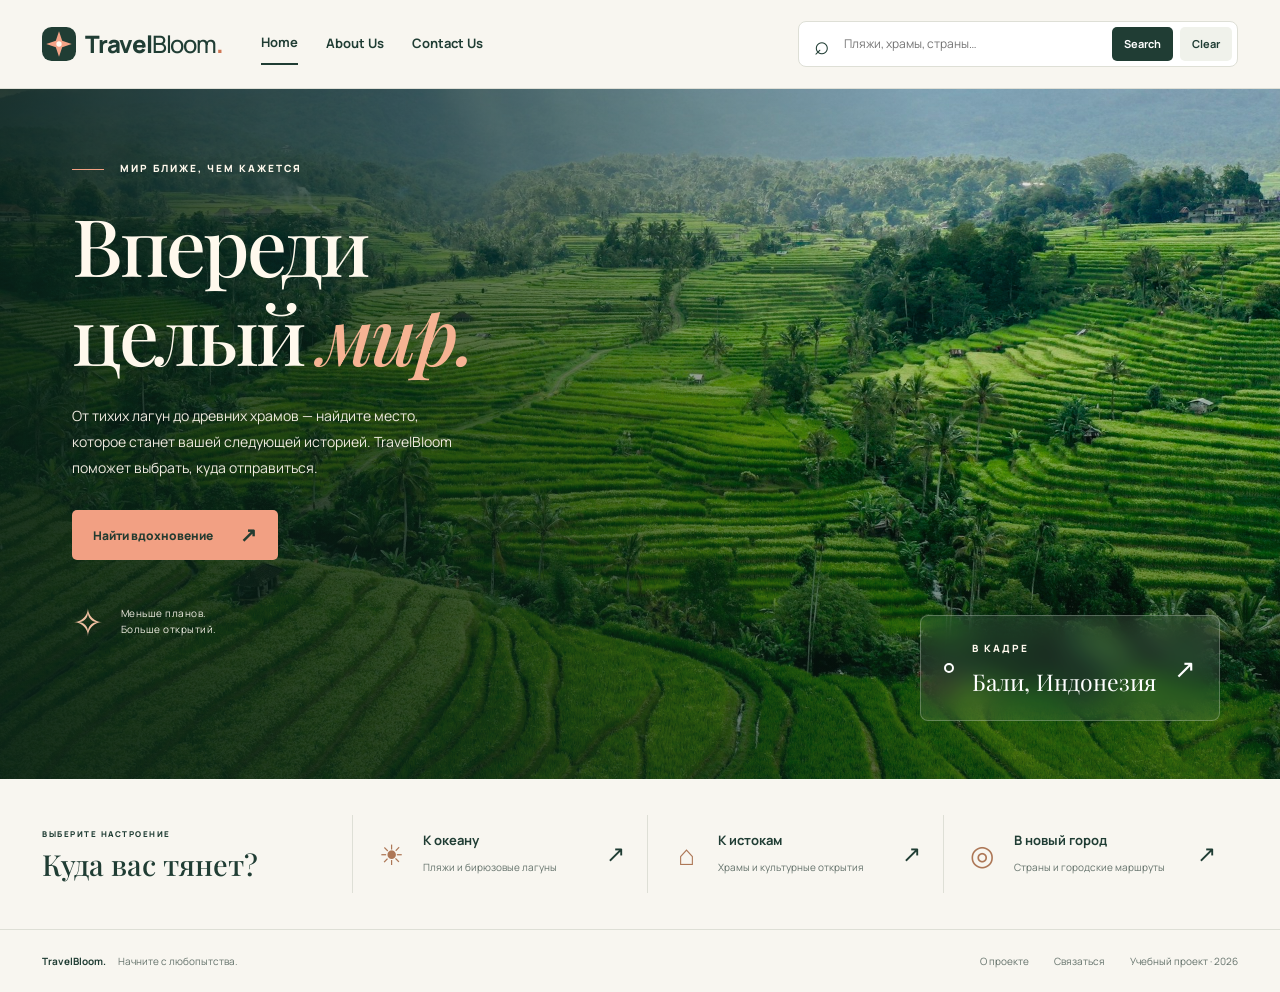
<file: index.html>
<!doctype html>
<html lang="ru">
<head>
  <meta charset="UTF-8">
  <meta name="viewport" content="width=device-width, initial-scale=1">
  <meta name="description" content="TravelBloom — идеи для путешествий. Найдите пляжи, храмы и города по своему настроению.">
  <title>TravelBloom — найдите своё путешествие</title>
  <link rel="icon" href="favicon.svg" type="image/svg+xml">
  <link rel="stylesheet" href="styles.css">
  <script src="app.js" defer></script>
</head>
<body data-page="home">
  <a class="skip-link" href="#main">Перейти к содержимому</a>
  <header id="site-header">
  <div class="nav-shell">
    <a class="brand" href="index.html" aria-label="TravelBloom — главная">
      <img src="favicon.svg" width="34" height="34" alt="">
      <span>Travel<span class="brand-light">Bloom</span><span class="brand-dot">.</span></span>
    </a>
    <button class="menu-toggle" type="button" aria-expanded="false"
      aria-controls="main-nav" aria-label="Открыть меню">☰</button>
    <nav id="main-nav" aria-label="Основная навигация">
      <a href="index.html">Home</a>
      <a href="about.html">About Us</a>
      <a href="contact.html">Contact Us</a>
    </nav>
    <form class="search-form" id="search-form" role="search">
      <label class="sr-only" for="search-input">Поиск направлений</label>
      <span class="search-icon" aria-hidden="true">⌕</span>
      <input id="search-input" name="q" type="search"
        placeholder="Пляжи, храмы, страны…" maxlength="100" autocomplete="off">
      <button class="search-submit" type="submit">Search</button>
      <button class="search-clear" type="button" id="clear-button">Clear</button>
    </form>
  </div>
</header>
  <main id="main">
    <section class="hero" aria-labelledby="hero-title">
      <img class="hero-image" src="bali.jpg" alt="Зелёные рисовые террасы и пальмы на Бали" fetchpriority="high">
      <div class="hero-shade"></div>
      <div class="hero-content">
        <p class="eyebrow light"><span class="small-line"></span> МИР БЛИЖЕ, ЧЕМ КАЖЕТСЯ</p>
        <h1 id="hero-title">Впереди<br>целый <em>мир.</em></h1>
        <p class="hero-description">От тихих лагун до древних храмов — найдите место, которое станет вашей следующей историей. TravelBloom поможет выбрать, куда отправиться.</p>
        <button class="button coral" id="explore-button" type="button">Найти вдохновение <span aria-hidden="true">↗</span></button>
        <div class="hero-note"><span class="compass" aria-hidden="true">✧</span><span>Меньше планов.<br>Больше открытий.</span></div>
      </div>
      <div id="featured-place" class="featured-place"><span class="location-dot" aria-hidden="true"></span><div><span class="eyebrow light">В КАДРЕ</span><p>Бали, Индонезия</p></div><span aria-hidden="true">↗</span></div>
      <aside id="results" class="results" aria-labelledby="results-heading" hidden>
        <div class="results-header"><div><p class="eyebrow">ВАШЕ СЛЕДУЮЩЕЕ ОТКРЫТИЕ</p><h2 id="results-heading">Рекомендации</h2></div><button id="close-results" class="icon-button" type="button" aria-label="Закрыть результаты">×</button></div>
        <p id="result-status" class="result-status" role="status" aria-live="polite"></p>
        <div id="result-cards"></div>
      </aside>
    </section>
    <section class="discover" id="discover" aria-labelledby="discover-title">
      <div class="discover-intro"><p class="eyebrow">ВЫБЕРИТЕ НАСТРОЕНИЕ</p><h2 id="discover-title">Куда вас тянет?</h2></div>
      <button class="category" data-query="beaches" type="button"><span class="category-icon" aria-hidden="true">☀</span><span><strong>К океану</strong><small>Пляжи и бирюзовые лагуны</small></span><span class="category-arrow" aria-hidden="true">↗</span></button>
      <button class="category" data-query="temples" type="button"><span class="category-icon" aria-hidden="true">⌂</span><span><strong>К истокам</strong><small>Храмы и культурные открытия</small></span><span class="category-arrow" aria-hidden="true">↗</span></button>
      <button class="category" data-query="countries" type="button"><span class="category-icon" aria-hidden="true">◎</span><span><strong>В новый город</strong><small>Страны и городские маршруты</small></span><span class="category-arrow" aria-hidden="true">↗</span></button>
    </section>
  </main>
  <footer id="site-footer"></footer>
  <dialog id="place-dialog"><button class="icon-button dialog-close" type="button" aria-label="Закрыть описание">×</button><img id="dialog-image" src="bali.jpg" alt=""><div class="dialog-body"><p id="dialog-category" class="eyebrow"></p><h2 id="dialog-title"></h2><p id="dialog-description"></p><p id="dialog-tip" class="travel-tip"></p><a id="dialog-map" class="button dark" target="_blank" rel="noopener noreferrer">Открыть карту <span aria-hidden="true">↗</span></a></div></dialog>
</body>
</html>
</file>
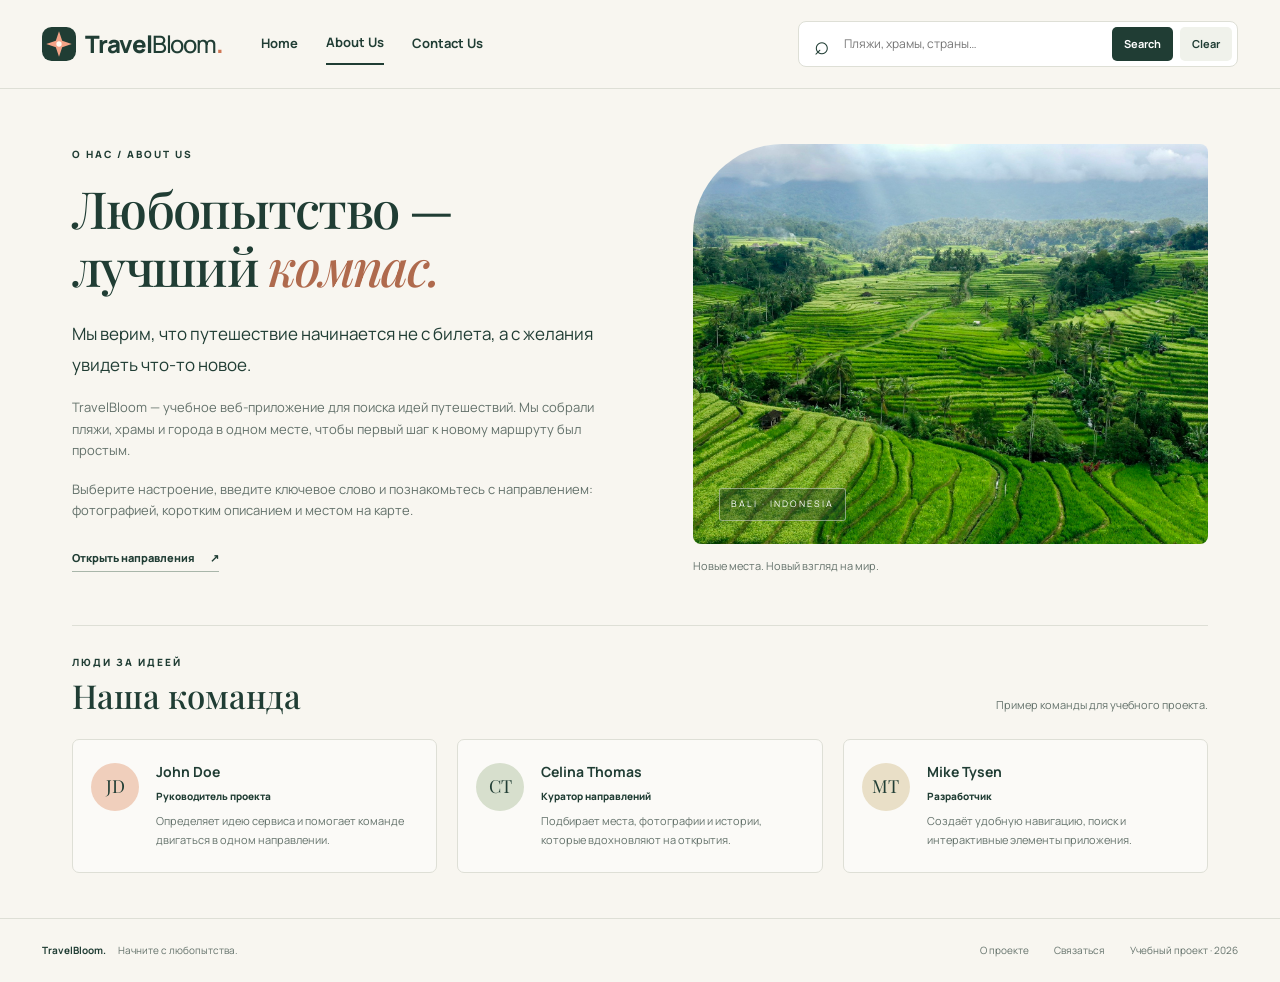
<file: about.html>
<!doctype html>
<html lang="ru">
<head><meta charset="UTF-8"><meta name="viewport" content="width=device-width, initial-scale=1"><meta name="description" content="О TravelBloom: наша идея и команда учебного проекта."><title>О нас — TravelBloom</title><link rel="icon" href="favicon.svg" type="image/svg+xml"><link rel="stylesheet" href="styles.css"><script src="app.js" defer></script></head>
<body data-page="about">
  <a class="skip-link" href="#main">Перейти к содержимому</a><header id="site-header">
  <div class="nav-shell">
    <a class="brand" href="index.html" aria-label="TravelBloom — главная">
      <img src="favicon.svg" width="34" height="34" alt="">
      <span>Travel<span class="brand-light">Bloom</span><span class="brand-dot">.</span></span>
    </a>
    <button class="menu-toggle" type="button" aria-expanded="false"
      aria-controls="main-nav" aria-label="Открыть меню">☰</button>
    <nav id="main-nav" aria-label="Основная навигация">
      <a href="index.html">Home</a>
      <a href="about.html">About Us</a>
      <a href="contact.html">Contact Us</a>
    </nav>
    <form class="search-form" id="search-form" role="search">
      <label class="sr-only" for="search-input">Поиск направлений</label>
      <span class="search-icon" aria-hidden="true">⌕</span>
      <input id="search-input" name="q" type="search"
        placeholder="Пляжи, храмы, страны…" maxlength="100" autocomplete="off">
      <button class="search-submit" type="submit">Search</button>
      <button class="search-clear" type="button" id="clear-button">Clear</button>
    </form>
  </div>
</header>
  <main id="main" class="about-page">
    <section class="about-intro">
      <div class="about-copy"><p class="eyebrow">О НАС / ABOUT US</p><h1>Любопытство —<br>лучший <em>компас.</em></h1><p class="lead">Мы верим, что путешествие начинается не с билета, а с желания увидеть что-то новое.</p><p>TravelBloom — учебное веб-приложение для поиска идей путешествий. Мы собрали пляжи, храмы и города в одном месте, чтобы первый шаг к новому маршруту был простым.</p><p>Выберите настроение, введите ключевое слово и познакомьтесь с направлением: фотографией, коротким описанием и местом на карте.</p><a class="text-link" href="index.html#discover">Открыть направления <span aria-hidden="true">↗</span></a></div>
      <figure class="about-photo"><img src="bali.jpg" alt="Рисовые террасы Бали среди тропического леса"><figcaption>Новые места. Новый взгляд на мир.</figcaption><span class="photo-label">BALI · INDONESIA</span></figure>
    </section>
    <section class="team-section" aria-labelledby="team-title"><div class="section-heading"><div><p class="eyebrow">ЛЮДИ ЗА ИДЕЕЙ</p><h2 id="team-title">Наша команда</h2></div><p>Пример команды для учебного проекта.</p></div><div class="team-grid">
      <article class="team-card"><span class="avatar peach" aria-hidden="true">JD</span><div><h3>John Doe</h3><p class="team-role">Руководитель проекта</p><p>Определяет идею сервиса и помогает команде двигаться в одном направлении.</p></div></article>
      <article class="team-card"><span class="avatar sage" aria-hidden="true">CT</span><div><h3>Celina Thomas</h3><p class="team-role">Куратор направлений</p><p>Подбирает места, фотографии и истории, которые вдохновляют на открытия.</p></div></article>
      <article class="team-card"><span class="avatar sand" aria-hidden="true">MT</span><div><h3>Mike Tysen</h3><p class="team-role">Разработчик</p><p>Создаёт удобную навигацию, поиск и интерактивные элементы приложения.</p></div></article>
    </div></section>
  </main><footer id="site-footer"></footer>
</body></html>
</file>
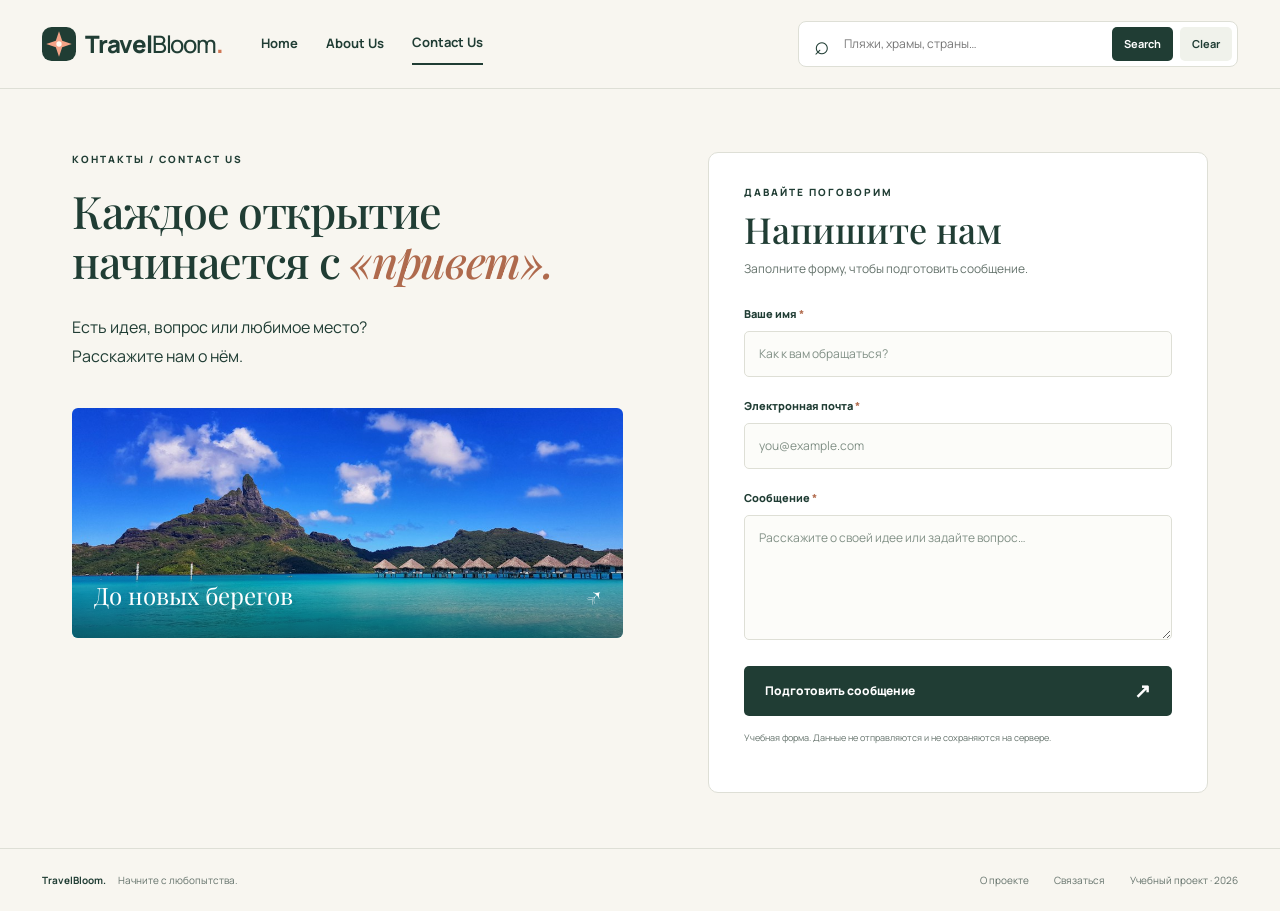
<file: contact.html>
<!doctype html>
<html lang="ru">
<head><meta charset="UTF-8"><meta name="viewport" content="width=device-width, initial-scale=1"><meta name="description" content="Свяжитесь с TravelBloom с помощью формы обратной связи."><title>Контакты — TravelBloom</title><link rel="icon" href="favicon.svg" type="image/svg+xml"><link rel="stylesheet" href="styles.css"><script src="app.js" defer></script></head>
<body data-page="contact">
  <a class="skip-link" href="#main">Перейти к содержимому</a><header id="site-header">
  <div class="nav-shell">
    <a class="brand" href="index.html" aria-label="TravelBloom — главная">
      <img src="favicon.svg" width="34" height="34" alt="">
      <span>Travel<span class="brand-light">Bloom</span><span class="brand-dot">.</span></span>
    </a>
    <button class="menu-toggle" type="button" aria-expanded="false"
      aria-controls="main-nav" aria-label="Открыть меню">☰</button>
    <nav id="main-nav" aria-label="Основная навигация">
      <a href="index.html">Home</a>
      <a href="about.html">About Us</a>
      <a href="contact.html">Contact Us</a>
    </nav>
    <form class="search-form" id="search-form" role="search">
      <label class="sr-only" for="search-input">Поиск направлений</label>
      <span class="search-icon" aria-hidden="true">⌕</span>
      <input id="search-input" name="q" type="search"
        placeholder="Пляжи, храмы, страны…" maxlength="100" autocomplete="off">
      <button class="search-submit" type="submit">Search</button>
      <button class="search-clear" type="button" id="clear-button">Clear</button>
    </form>
  </div>
</header>
  <main id="main" class="contact-page">
    <section class="contact-copy"><p class="eyebrow">КОНТАКТЫ / CONTACT US</p><h1>Каждое открытие<br>начинается с <em>«привет».</em></h1><p class="lead">Есть идея, вопрос или любимое место?<br>Расскажите нам о нём.</p><div class="contact-visual"><img src="bora-bora.jpg" alt="Бирюзовая лагуна и гора на острове Бора-Бора"><span>До новых берегов <span aria-hidden="true">↗</span></span></div></section>
    <section class="contact-panel" aria-labelledby="form-title"><p class="eyebrow">ДАВАЙТЕ ПОГОВОРИМ</p><h2 id="form-title">Напишите нам</h2><p class="form-intro">Заполните форму, чтобы подготовить сообщение.</p>
      <form id="contact-form"><label for="name">Ваше имя <span aria-hidden="true">*</span></label><input id="name" name="name" autocomplete="name" placeholder="Как к вам обращаться?" required maxlength="100"><label for="email">Электронная почта <span aria-hidden="true">*</span></label><input id="email" name="email" type="email" autocomplete="email" placeholder="you@example.com" required maxlength="254"><label for="message">Сообщение <span aria-hidden="true">*</span></label><textarea id="message" name="message" rows="5" placeholder="Расскажите о своей идее или задайте вопрос…" required minlength="10" maxlength="3000"></textarea><button class="button dark" type="submit">Подготовить сообщение <span aria-hidden="true">↗</span></button><p class="form-note">Учебная форма. Данные не отправляются и не сохраняются на сервере.</p><p id="form-status" role="status" aria-live="polite"></p></form>
      <div id="message-preview" hidden><h3>Ваше сообщение</h3><p id="preview-sender"></p><p id="preview-body"></p><button class="text-link" id="edit-message" type="button">Вернуться к редактированию <span aria-hidden="true">↗</span></button></div>
    </section>
  </main><footer id="site-footer"></footer>
</body></html>
</file>
<file: styles.css>
@import url('https://fonts.googleapis.com/css2?family=Manrope:wght@400;500;600;700;800&family=Playfair+Display:ital,wght@0,500;0,600;0,700;1,500;1,600&display=swap');
:root{--paper:#f8f6f0;--ink:#203d34;--muted:#64726b;--line:#dedfd6;--coral:#f2a083;--serif:'Playfair Display',Georgia,serif;--sans:'Manrope',Arial,sans-serif}
*{box-sizing:border-box}html{scroll-behavior:smooth}body{margin:0;background:var(--paper);color:var(--ink);font-family:var(--sans);font-size:14px;line-height:1.65}button,input,textarea{font:inherit}button,a,input,textarea{-webkit-tap-highlight-color:transparent}button,a{touch-action:manipulation}button{cursor:pointer}a{color:inherit;text-decoration:none}button{color:inherit}img{display:block;max-width:100%}h1,h2,h3,p{margin:0}h1,h2{font-family:var(--serif);font-weight:500;line-height:1.12}h3{line-height:1.25}em{font-weight:500}button:focus-visible,a:focus-visible{outline:3px solid var(--coral);outline-offset:5px}input:focus-visible,textarea:focus-visible{outline:2px solid #527263;outline-offset:2px}[hidden]{display:none!important}.sr-only{position:absolute;width:1px;height:1px;overflow:hidden;clip:rect(0,0,0,0);white-space:nowrap}.skip-link{position:fixed;top:-80px;left:16px;z-index:100;background:white;padding:12px}.skip-link:focus{top:10px}
#site-header{background:var(--paper);border-bottom:1px solid var(--line)}.nav-shell{max-width:1600px;min-height:88px;margin:auto;padding:18px 42px;display:flex;align-items:center;gap:38px}.brand{display:flex;align-items:center;gap:9px;font-size:24px;font-weight:800;letter-spacing:-1.2px;white-space:nowrap}.brand-light{font-weight:500}.brand-dot{color:#d07855}#main-nav{display:flex;gap:28px;align-items:center;white-space:nowrap}#main-nav a{position:relative;font-size:13px;font-weight:700;padding:9px 0}#main-nav a[aria-current]{border-bottom:2px solid var(--ink)}#main-nav a:hover{color:#b56241}.search-form{margin-left:auto;display:flex;align-items:center;background:white;border:1px solid var(--line);border-radius:8px;padding:5px;gap:7px;width:min(440px,42%)}.search-icon{font-size:26px;line-height:1;padding:0 4px 0 10px}.search-form input{min-width:70px;flex:1;width:100%;height:34px;background:transparent;border:0;outline-offset:0;padding:0 3px;font-size:12px}.search-submit,.search-clear{border:0;border-radius:5px;padding:8px 12px;white-space:nowrap;font-size:11px;font-weight:700}.search-submit{background:var(--ink);color:white}.search-clear{background:#f0f2eb}.search-submit:hover{background:#345a49}.search-clear:hover{background:#e1e8dc}.menu-toggle{display:none}.eyebrow{font-size:10px;font-weight:800;letter-spacing:2px;line-height:1.5}.eyebrow.light{color:#fff9ed}.small-line{display:inline-block;width:32px;height:1px;background:var(--coral);vertical-align:middle;margin-right:12px}
.hero{position:relative;min-height:690px;background:#284938;isolation:isolate;overflow:hidden}.hero-image,.hero-shade{position:absolute;inset:0;width:100%;height:100%;object-fit:cover;z-index:-2}.hero-image{object-position:center 57%}.hero-shade{background:linear-gradient(90deg,rgba(9,32,23,.86) 0%,rgba(9,32,23,.57) 38%,rgba(9,32,23,.12) 74%),linear-gradient(0deg,rgba(9,32,23,.48),transparent 60%);z-index:-1}.hero-content{padding:72px 0 58px;margin-left:max(72px,calc((100vw - 1456px)/2));width:520px;color:#fff9ed}.hero h1{font-size:clamp(65px,6.2vw,94px);letter-spacing:-3px;margin:24px 0 25px}.hero h1 em{color:#f6b393}.hero-description{max-width:380px;color:#eee9df;font-size:14px;line-height:1.85}.button{display:inline-flex;align-items:center;justify-content:center;gap:27px;border:0;border-radius:5px;padding:15px 21px;font-size:12px;font-weight:800;transition:background .15s,transform .15s}.button span{font-size:20px;line-height:1}.button:hover{transform:translateY(-2px)}.coral{background:var(--coral);color:#233b30}.coral:hover{background:#ffb496}.dark{background:var(--ink);color:white}.dark:hover{background:#355a49}.hero .button{margin-top:30px}.hero-note{display:flex;gap:16px;align-items:center;margin-top:42px;font-size:10px;letter-spacing:.5px;color:#f0eee3}.compass{font-size:38px;color:#f2c1a3;line-height:1}.featured-place{position:absolute;right:60px;bottom:58px;display:flex;gap:18px;align-items:center;color:white;background:#ffffff15;backdrop-filter:blur(12px);border:1px solid #ffffff40;border-radius:8px;padding:19px 23px;min-width:300px}.featured-place p{font-family:var(--serif);font-size:23px;margin-top:5px}.featured-place>span:last-child{margin-left:auto;font-size:26px}.location-dot{width:10px;height:10px;border:2px solid white;border-radius:50%}.discover{display:grid;grid-template-columns:1.05fr repeat(3,1fr);gap:0;max-width:1456px;margin:auto;padding:36px 42px;align-items:center}.discover-intro h2{font-size:29px;margin-top:8px}.discover .eyebrow{font-size:8px;letter-spacing:1.5px}.category{border:0;border-left:1px solid var(--line);background:transparent;display:flex;text-align:left;padding:15px 22px;align-items:center;gap:16px;transition:background .15s}.category:hover{background:#eeeede}.category-icon{font-size:28px;color:#ad7756;width:32px;text-align:center}.category strong{display:block;font-size:13px;margin-bottom:3px}.category small{font-size:10px;color:var(--muted);white-space:nowrap}.category-arrow{margin-left:auto;font-size:23px}
.results{position:absolute;top:25px;right:42px;bottom:25px;width:430px;background:var(--paper);border-radius:10px;padding:22px;overflow:auto;scrollbar-width:thin;box-shadow:0 10px 60px #102f3338}.results-header{display:flex;justify-content:space-between;align-items:flex-start}.results-header .eyebrow{font-size:8px;letter-spacing:1.4px}.results h2{font-size:30px;margin:5px 0 0}.icon-button{border:0;background:#e9ede3;width:32px;height:32px;display:flex;align-items:center;justify-content:center;font-size:25px;border-radius:50%;line-height:1}.result-status{font-size:11px;color:var(--muted);margin:11px 0 14px}.result-card{background:white;border:1px solid var(--line);border-radius:7px;overflow:hidden;margin-bottom:14px}.result-card:last-child{margin-bottom:0}.result-card>img{width:100%;height:142px;object-fit:cover}.card-content{padding:13px 17px 15px}.card-location{text-transform:uppercase;font-size:8px;letter-spacing:1.2px;color:#776c59}.card-content h3{font-family:var(--serif);font-size:23px;font-weight:500;margin-top:4px}.card-content>p:not(.card-location){font-size:10px;line-height:1.6;color:var(--muted);margin:7px 0}.text-link{display:inline-flex;align-items:center;gap:15px;font-size:11px;font-weight:800;background:transparent;border:0;border-bottom:1px solid #a9b6aa;padding:4px 0}.text-link:hover{color:#a66343}.result-card .text-link{font-size:10px}.result-card .card-content>p:not(.card-location){display:-webkit-box;-webkit-box-orient:vertical;-webkit-line-clamp:2;overflow:hidden}
#site-footer{border-top:1px solid var(--line);max-width:1600px;margin:auto;padding:23px 42px;display:flex;justify-content:space-between;gap:20px;color:var(--muted);font-size:10px}#site-footer strong{color:var(--ink);margin-right:10px}#site-footer>div{display:flex;gap:25px}#site-footer a:hover{text-decoration:underline}.about-page{max-width:1456px;margin:auto;padding:55px 72px 45px}.about-intro{display:grid;grid-template-columns:1.06fr 1fr;gap:75px;align-items:center}.about-copy h1{font-size:clamp(42px,4vw,62px);letter-spacing:-1.7px;margin:18px 0 24px}.about-copy em,.contact-copy em{color:#af6a4d}.lead{font-size:17px;line-height:1.8}.about-copy>p:not(.eyebrow){margin-bottom:17px;max-width:580px}.about-copy>p:not(.eyebrow):not(.lead){color:var(--muted);font-size:13px}.about-copy>.text-link{margin-top:6px}.about-photo{margin:0;position:relative}.about-photo img{width:100%;height:400px;object-fit:cover;border-radius:90px 8px 8px 8px}.about-photo figcaption{font-size:11px;color:var(--muted);margin-top:13px}.photo-label{position:absolute;bottom:54px;left:26px;letter-spacing:2px;font-size:9px;color:white;border:1px solid #ffffff70;border-radius:3px;padding:8px 11px;background:#203d3455}.team-section{margin-top:50px;border-top:1px solid var(--line);padding-top:29px}.section-heading{display:flex;justify-content:space-between;align-items:end;margin-bottom:25px;gap:20px}.section-heading h2{font-size:33px;margin-top:7px}.section-heading>p{font-size:11px;color:var(--muted)}.team-grid{display:grid;grid-template-columns:repeat(3,1fr);gap:20px}.team-card{display:flex;align-items:flex-start;gap:17px;border:1px solid var(--line);border-radius:7px;padding:23px 18px;background:#ffffff6b}.avatar{width:48px;height:48px;flex-shrink:0;border-radius:50%;display:grid;place-items:center;font-family:var(--serif);font-size:18px}.peach{background:#f0cfbc}.sage{background:#d7dfcd}.sand{background:#e9dfc7}.team-card h3{font-size:14px;margin-bottom:7px}.team-role{font-size:10px;font-weight:800;margin-bottom:8px}.team-card p:last-child{font-size:11px;color:var(--muted);line-height:1.7}
.contact-page{max-width:1400px;margin:auto;padding:63px 72px 55px;display:grid;grid-template-columns:1.1fr 1fr;gap:85px;align-items:start}.contact-copy h1{font-size:clamp(40px,3.5vw,56px);letter-spacing:-1.3px;margin:19px 0 27px}.contact-copy .lead{font-size:16px}.contact-visual{margin-top:37px;position:relative;border-radius:6px;overflow:hidden}.contact-visual img{height:230px;width:100%;object-fit:cover}.contact-visual>span{position:absolute;left:0;right:0;bottom:0;padding:22px;color:white;font-family:var(--serif);font-size:24px;background:linear-gradient(transparent,#102f33aa)}.contact-visual>span span{float:right}.contact-panel{background:white;border:1px solid var(--line);border-radius:10px;padding:32px 35px}.contact-panel h2{font-size:36px;margin:9px 0 10px}.form-intro{color:var(--muted);font-size:12px;margin-bottom:26px}#contact-form label{display:block;font-size:11px;font-weight:800;margin-bottom:8px}#contact-form label span{color:#b47053}#contact-form input,#contact-form textarea{width:100%;border:1px solid var(--line);border-radius:5px;background:#fcfcf9;padding:12px 14px;margin-bottom:20px;resize:vertical;font-size:12px;color:var(--ink)}#contact-form input::placeholder,#contact-form textarea::placeholder{color:#819086}#contact-form .button{width:100%;justify-content:space-between}.form-note{font-size:9px;line-height:1.7;color:var(--muted);margin:14px 0}#form-status{font-size:11px;color:#355a49}#message-preview{margin-top:23px;border-top:1px solid var(--line);padding-top:20px}#message-preview h3{font-size:15px;margin-bottom:10px}#preview-sender{font-size:11px;color:var(--muted)}#preview-body{white-space:pre-wrap;overflow-wrap:anywhere;font-size:12px;margin:12px 0}
dialog{border:0;border-radius:12px;padding:0;max-width:540px;width:calc(100% - 32px);color:var(--ink);background:var(--paper);overflow:auto;max-height:90vh;box-shadow:0 20px 100px #0005}dialog::backdrop{background:#102d26bb;backdrop-filter:blur(4px)}.dialog-close{position:absolute;right:14px;top:14px;background:var(--paper)}dialog>img{width:100%;height:245px;object-fit:cover}.dialog-body{padding:26px 30px 30px}.dialog-body h2{font-size:38px;margin:9px 0 16px}.dialog-body>p:not(.eyebrow){font-size:13px;color:var(--muted);margin:14px 0}.travel-tip{padding:13px;background:#e9ede3;border-left:2px solid #8b9e81}.dialog-body .button{margin-top:10px}
@media(min-width:1500px){.hero-content{width:610px}.results{width:480px;right:max(60px,calc((100vw - 1456px)/2))}.result-card>img{height:150px}.hero{min-height:730px}.card-content>p:not(.card-location){font-size:11px}}
@media(max-width:1150px){.nav-shell{padding:18px 25px;gap:24px}.brand{font-size:21px}#main-nav{gap:20px}.search-form{width:40%}.search-clear{padding:8px}.hero-content{margin-left:45px;width:450px}.hero h1{font-size:74px}.hero-description{max-width:330px}.results{right:25px;width:380px}.discover{padding:25px;grid-template-columns:1fr 1fr}.discover-intro{padding:15px}.category{border-left:0}.category:nth-last-child(-n+2){border-top:1px solid var(--line)}.about-page{padding:45px}.about-intro{gap:40px}.contact-page{padding:45px;gap:45px}.contact-panel{padding:28px}.team-card{flex-direction:column}.about-photo img{height:370px}}
@media(max-width:800px){.nav-shell{flex-wrap:wrap;gap:15px;padding:15px 22px}.brand{font-size:23px}.menu-toggle{display:block;margin-left:auto;border:1px solid var(--line);background:transparent;border-radius:5px;padding:2px 12px;font-size:24px}#main-nav{display:none;width:100%;order:3;justify-content:space-around;border-top:1px solid var(--line);padding-top:8px}#main-nav.open{display:flex}.search-form{width:100%;margin:0;order:4}.search-form input{font-size:13px}.search-clear,.search-submit{font-size:12px}.hero{min-height:680px;overflow:visible;padding-bottom:1px}.hero-content{padding:48px 26px 30px;margin:0;width:auto}.hero h1{font-size:70px;margin:22px 0}.hero-description{max-width:380px;font-size:13px}.hero-note{margin-top:29px}.featured-place{position:relative;bottom:auto;right:auto;margin:10px 26px 28px;min-width:0;max-width:370px;padding:14px 18px}.featured-place p{font-size:20px}.hero-shade{background:linear-gradient(90deg,#0a2319d9,#0a231935),linear-gradient(0deg,#0a23197a,transparent)}.results{position:relative;top:auto;bottom:auto;right:auto;width:auto;max-width:550px;margin:8px 20px 25px;max-height:none;padding:20px;scroll-margin-top:12px}.result-card>img{height:190px}.result-card .card-content>p:not(.card-location){font-size:12px;-webkit-line-clamp:3}.card-content{padding:17px}.result-status{font-size:12px}.result-card .text-link{font-size:12px}.card-location{font-size:10px}.discover{grid-template-columns:1fr;padding:25px 22px}.discover-intro{padding:5px 10px 20px}.category{padding:22px 10px;border-top:1px solid var(--line)}.category strong{font-size:15px}.category small{font-size:12px}.category-icon{margin-right:10px}.category-arrow{padding-right:10px}#site-footer{padding:25px 22px;flex-direction:column;gap:14px}#site-footer>div{flex-wrap:wrap;gap:18px}.about-page{padding:36px 25px}.about-intro{grid-template-columns:1fr;gap:30px}.about-copy h1{font-size:44px}.about-copy .lead{font-size:16px}.about-photo img{height:310px;border-radius:60px 7px 7px 7px}.team-section{margin-top:35px}.section-heading{flex-direction:column;align-items:start;gap:10px}.team-grid{grid-template-columns:1fr;gap:12px}.team-card{flex-direction:row;padding:20px}.team-card h3{font-size:15px}.team-card p:last-child{font-size:12px}.contact-page{grid-template-columns:1fr;padding:36px 25px;gap:30px}.contact-copy h1{font-size:42px}.contact-visual{margin-top:25px}.contact-visual img{height:190px}.contact-panel{padding:25px}.contact-panel h2{font-size:32px}#contact-form input,#contact-form textarea{font-size:16px}dialog>img{height:200px}.dialog-body{padding:24px}}
@media(prefers-reduced-motion:reduce){html{scroll-behavior:auto}*{transition:none!important}}
</file>
